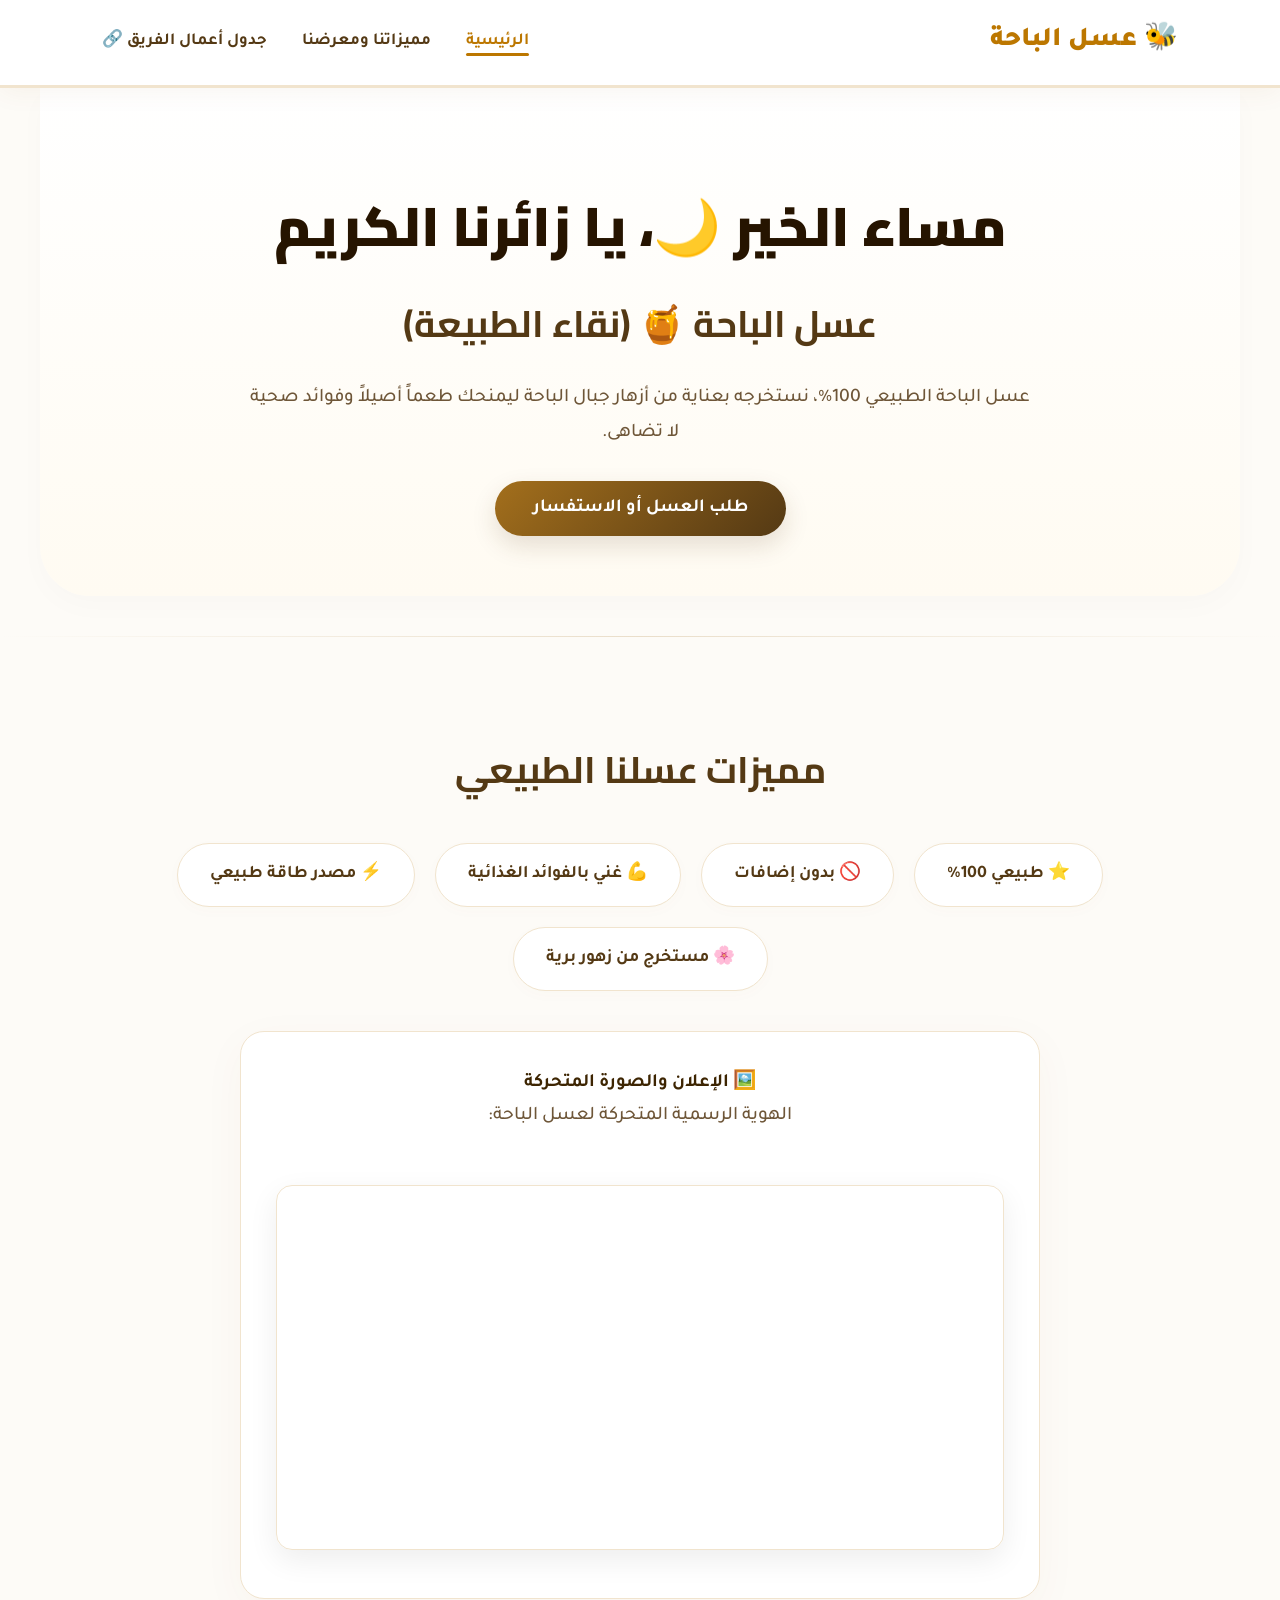
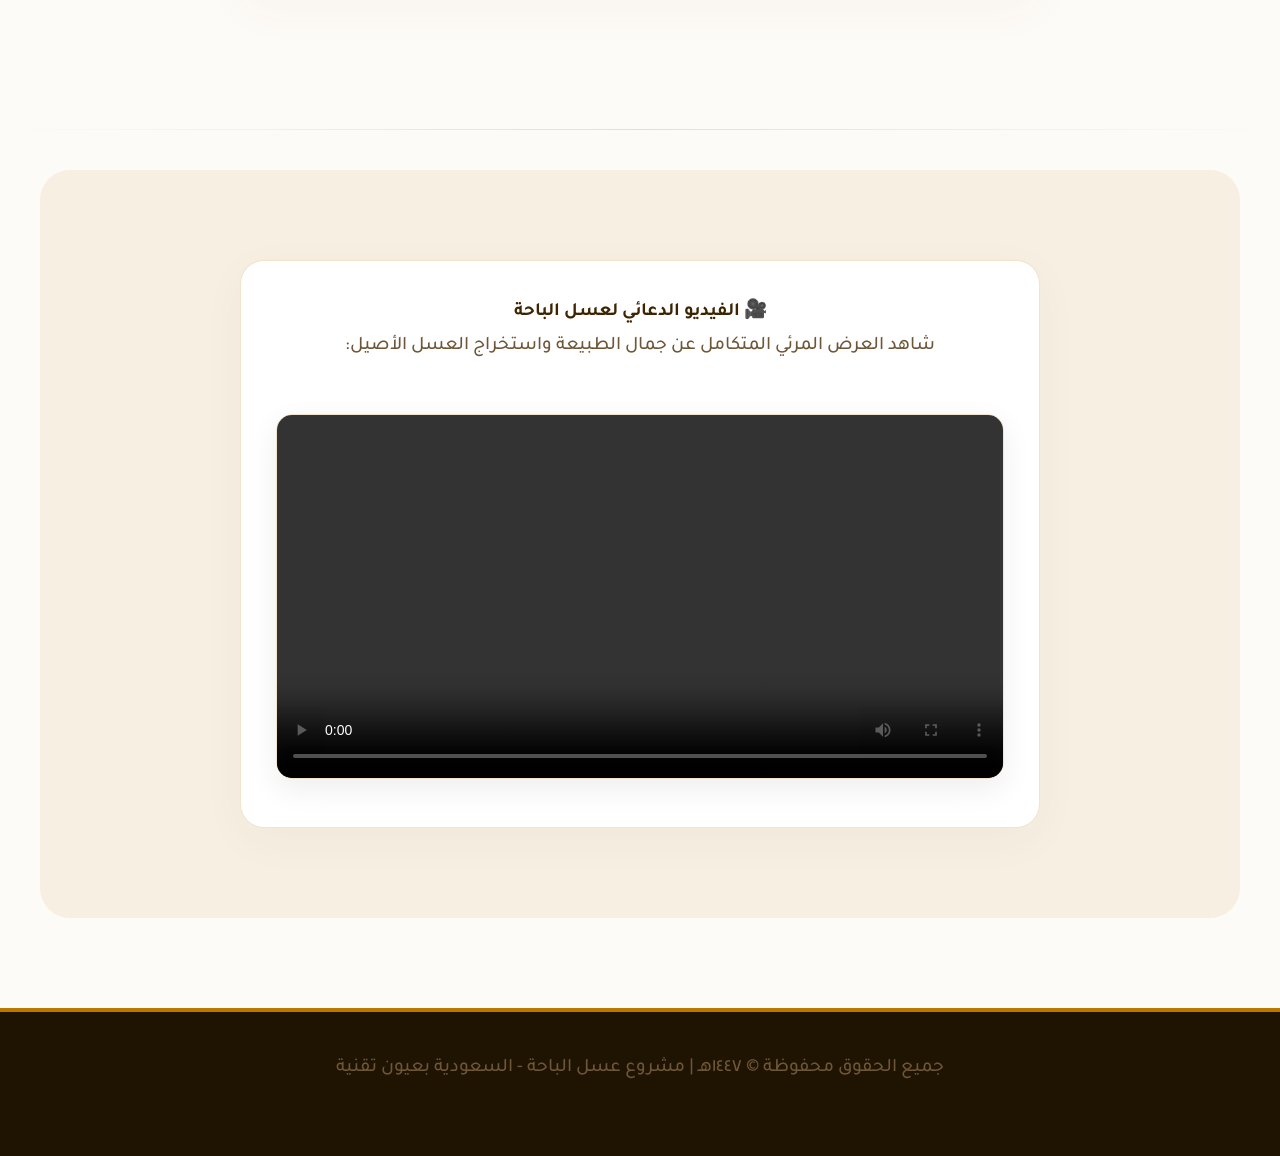
<file: index.html>
<!DOCTYPE html>
<html lang="ar" dir="rtl">
<head>
    <meta charset="UTF-8">
    <meta name="viewport" content="width=device-width, initial-scale=1.0">
    <title>عسل الباحة | نقاء الطبيعة</title>
    <!-- ربط ملف التنسيق CSS -->
    <link rel="stylesheet" href="style.css">
</head>
<body>

    <!-- شريط التنقل وقائمة الهمبرغر -->
    <header>
        <div class="logo">🐝 عسل الباحة</div>
        <button class="hamburger" id="hamburger">&#9776;</button>
        <nav id="nav-menu">
            <ul>
                <li><a href="index.html" class="active">الرئيسية</a></li>
                <li><a href="#products">مميزاتنا ومعرضنا</a></li>
                <li><a href="about.html">جدول أعمال الفريق 🔗</a></li>
            </ul>
        </nav>
    </header>

    <!-- القسم الأول: الرئيسية والترحيب الزمني المخصص -->
    <div class="container section-home" id="home">
        <!-- يتم إدراج الترحيب بالاسم والوقت آلياً عبر الجافا سكريبت -->
        <h1 id="time-greeting">مرحباً بكم</h1>
        <h2>عسل الباحة 🍯 (نقاء الطبيعة)</h2>
        <p>عسل الباحة الطبيعي 100%، نستخرجه بعناية من أزهار جبال الباحة ليمنحك طعماً أصيلاً وفوائد صحية لا تضاهى.</p>
        
        <button id="show-contact-btn" class="btn">طلب العسل أو الاستفسار</button>
        <p id="contact-info" class="contact-text" style="display:none;"></p>
    </div>

    <hr>

    <!-- القسم الثاني: المميزات والمعرض والوسائط -->
    <div class="container section-products" id="products">
        <h2>مميزات عسلنا الطبيعي</h2>
        
        <div class="features-grid">
            <div class="feature-item">⭐ طبيعي 100%</div>
            <div class="feature-item">🚫 بدون إضافات</div>
            <div class="feature-item">💪 غني بالفوائد الغذائية</div>
            <div class="feature-item">⚡ مصدر طاقة طبيعي</div>
            <div class="feature-item">🌸 مستخرج من زهور برية</div>
        </div>

        <div class="media-gallery">
            <h3>🖼️ الإعلان والصورة المتحركة</h3>
            <p>الهوية الرسمية المتحركة لعسل الباحة:</p>
            <video class="promo-video" autoplay loop muted playsinline>
                <source src="https://mkhgirls-my.sharepoint.com/:v:/g/personal/t571596_mkhg_moe_gov_sa/IQDzHtyGHEGbSZvdrUAU7l3lAXGIFeJQlil0kJHycB13Yno?e=piKZS6" type="video/mp4">
                متصفحك لا يدعم تشغيل هذا الفيديو[span_1](start_span)[span_1](end_span).
            </video>
        </div>
    </div>

    <hr>

    <!-- القسم الثالث: الفيديو الدعائي المتكامل -->
    <div class="container section-video" id="video-section">
        <div class="video-container">
            <h3>🎥 الفيديو الدعائي لعسل الباحة</h3>
            <p>شاهد العرض المرئي المتكامل عن جمال الطبيعة واستخراج العسل الأصيل:</p>
            <video class="main-video" controls>
                <source src="https://mkhgirls-my.sharepoint.com/:v:/g/personal/t571596_mkhg_moe_gov_sa/IQDnSF_qxny4RpGhKXGr2CcHAS3hbl9UjulzBWcQ5GQ8MPM?e=c4ZQq4" type="video/mp4">
                متصفحك لا يدعم تشغيل هذا الفيديو[span_2](start_span)[span_2](end_span).
            </video>
        </div>
    </div>

    <footer>
        <p>جميع الحقوق محفوظة © ١٤٤٧هـ | مشروع عسل الباحة - السعودية بعيون تقنية</p>
    </footer>

    <!-- ربط ملف الجافا سكريبت -->
    <script src="script.js"></script>
</body>
</html>
</file>
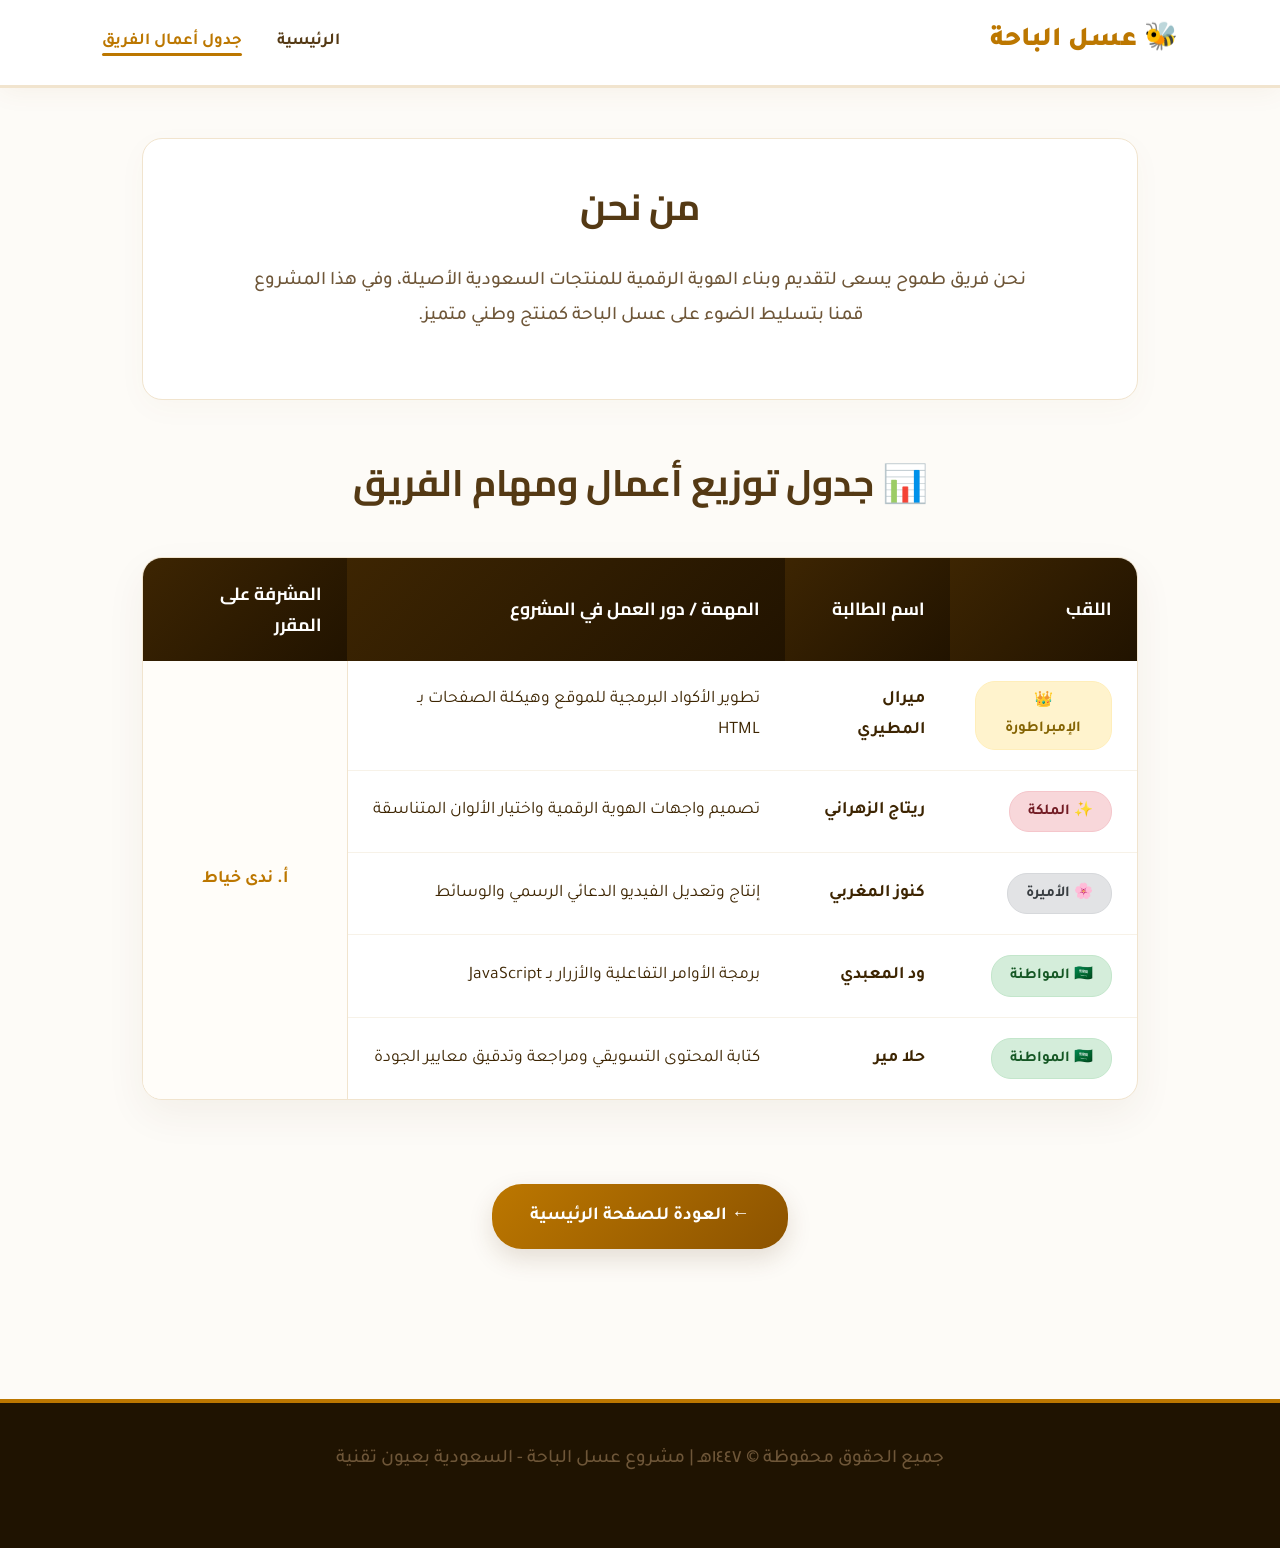
<file: about 2.html>
<!DOCTYPE html>
<html lang="ar" dir="rtl">
<head>
    <meta charset="UTF-8">
    <meta name="viewport" content="width=device-width, initial-scale=1.0">
    <title>جدول أعمال الفريق | عسل الباحة</title>
    <!-- ربط نفس ملف التنسيق CSS لتوحيد الهوية الرقمية للموقع -->
    <link rel="stylesheet" href="style.css">
</head>
<body>

    <!-- شريط التنقل وقائمة الهمبرغر -->
    <header>
        <div class="logo">🐝 عسل الباحة</div>
        <button class="hamburger" id="hamburger">&#9776;</button>
        <nav id="nav-menu">
            <ul>
                <li><a href="index.html">الرئيسية</a></li>
                <li><a href="about.html" class="active">جدول أعمال الفريق</a></li>
            </ul>
        </nav>
    </header>

    <!-- حاوية الجدول المنفصلة الفخمة (من نحن والجدول) -->
    <div class="container section-about">
        <div class="about-card">
            <h2>من نحن</h2>
            <p>نحن فريق طموح يسعى لتقديم وبناء الهوية الرقمية للمنتجات السعودية الأصيلة، وفي هذا المشروع قمنا بتسليط الضوء على عسل الباحة كمنتج وطني متميز.</p>
        </div>
        
        <h2 class="margin-top">📊 جدول توزيع أعمال ومهام الفريق</h2>
        
        <div class="table-wrapper">
            <table>
                <thead>
                    <tr>
                        <th>اللقب</th>
                        <th>اسم الطالبة</th>
                        <th>المهمة / دور العمل في المشروع</th>
                        <th>المشرفة على المقرر</th>
                    </tr>
                </thead>
                <tbody>
                    <tr>
                        <td><span class="badge badge-emperor">👑 الإمبراطورة</span></td>
                        <td><strong> ميرال المطيري</strong></td>
                        <td>تطوير الأكواد البرمجية للموقع وهيكلة الصفحات بـ HTML</td>
                        <td rowspan="5" class="teacher-cell">أ. ندى خياط</td>
                    </tr>
                    <tr>
                        <td><span class="badge badge-queen">✨ الملكة</span></td>
                        <td><strong>ريتاج الزهراني</strong></td>
                        <td>تصميم واجهات الهوية الرقمية واختيار الألوان المتناسقة</td>
                    </tr>
                    <tr>
                        <td><span class="badge badge-princess">🌸 الأميرة</span></td>
                        <td><strong>كنوز المغربي</strong></td>
                        <td>إنتاج وتعديل الفيديو الدعائي الرسمي والوسائط</td>
                    </tr>
                    <tr>
                        <td><span class="badge badge-citizen">🇸🇦 المواطنة</span></td>
                        <td><strong>ود المعبدي</strong></td>
                        <td>برمجة الأوامر التفاعلية والأزرار بـ JavaScript</td>
                    </tr>
                    <tr>
                        <td><span class="badge badge-citizen">🇸🇦 المواطنة</span></td>
                        <td><strong>حلا مير</strong></td>
                        <td>كتابة المحتوى التسويقي ومراجعة وتدقيق معايير الجودة</td>
                    </tr>
                </tbody>
            </table>
        </div>
        
        <br>
        <a href="index.html" class="link-btn">← العودة للصفحة الرئيسية</a>
    </div>

    <footer>
        <p>جميع الحقوق محفوظة © ١٤٤٧هـ | مشروع عسل الباحة - السعودية بعيون تقنية</p>
    </footer>

    <!-- ربط ملف الجافا سكريبت لتشغيل قائمة الهمبرغر تفادياً لأي أخطاء -->
    <script src="script.js"></script>
</body>
</html>
</file>
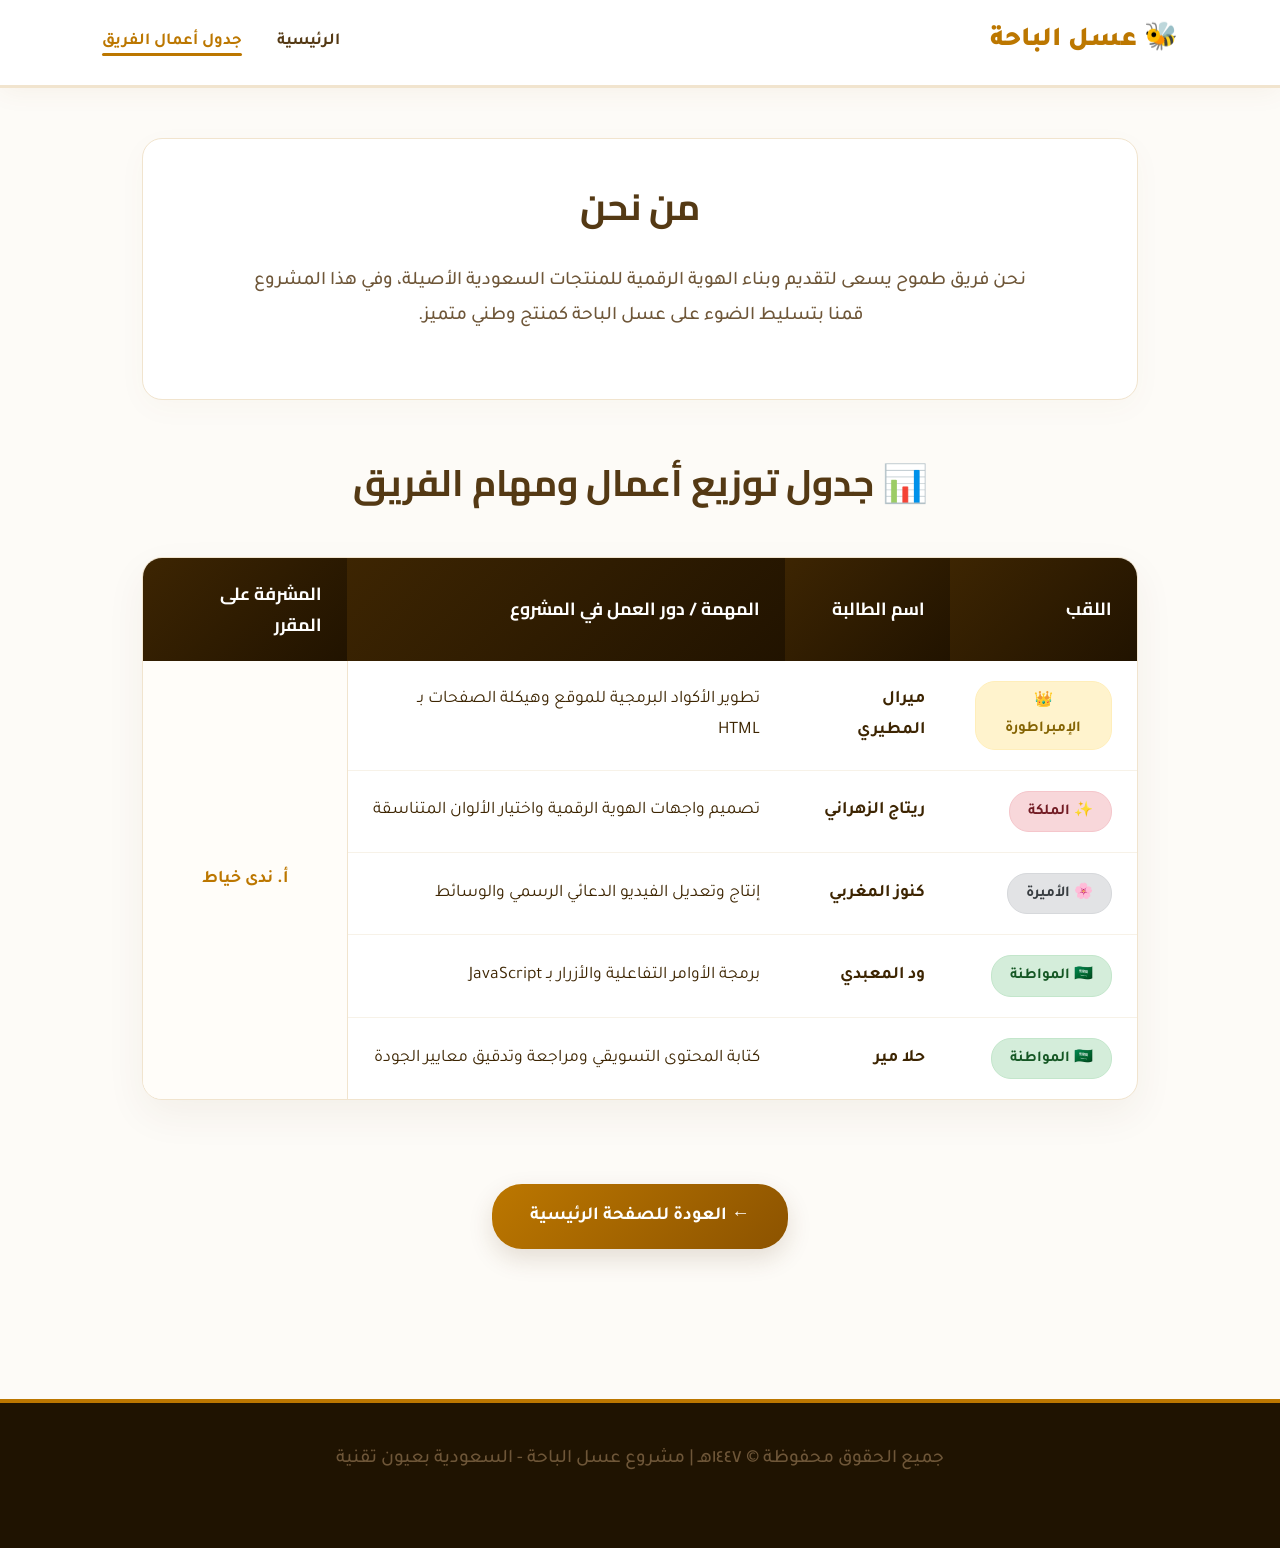
<file: about.html>
<!DOCTYPE html>
<html lang="ar" dir="rtl">
<head>
    <meta charset="UTF-8">
    <meta name="viewport" content="width=device-width, initial-scale=1.0">
    <title>جدول أعمال الفريق | عسل الباحة</title>
    <!-- ربط نفس ملف التنسيق CSS لتوحيد الهوية الرقمية للموقع -->
    <link rel="stylesheet" href="style.css">
</head>
<body>

    <!-- شريط التنقل وقائمة الهمبرغر -->
    <header>
        <div class="logo">🐝 عسل الباحة</div>
        <button class="hamburger" id="hamburger">&#9776;</button>
        <nav id="nav-menu">
            <ul>
                <li><a href="index.html">الرئيسية</a></li>
                <li><a href="about.html" class="active">جدول أعمال الفريق</a></li>
            </ul>
        </nav>
    </header>

    <!-- حاوية الجدول المنفصلة الفخمة (من نحن والجدول) -->
    <div class="container section-about">
        <div class="about-card">
            <h2>من نحن</h2>
            <p>نحن فريق طموح يسعى لتقديم وبناء الهوية الرقمية للمنتجات السعودية الأصيلة، وفي هذا المشروع قمنا بتسليط الضوء على عسل الباحة كمنتج وطني متميز.</p>
        </div>
        
        <h2 class="margin-top">📊 جدول توزيع أعمال ومهام الفريق</h2>
        
        <div class="table-wrapper">
            <table>
                <thead>
                    <tr>
                        <th>اللقب</th>
                        <th>اسم الطالبة</th>
                        <th>المهمة / دور العمل في المشروع</th>
                        <th>المشرفة على المقرر</th>
                    </tr>
                </thead>
                <tbody>
                    <tr>
                        <td><span class="badge badge-emperor">👑 الإمبراطورة</span></td>
                        <td><strong> ميرال المطيري</strong></td>
                        <td>تطوير الأكواد البرمجية للموقع وهيكلة الصفحات بـ HTML</td>
                        <td rowspan="5" class="teacher-cell">أ. ندى خياط</td>
                    </tr>
                    <tr>
                        <td><span class="badge badge-queen">✨ الملكة</span></td>
                        <td><strong>ريتاج الزهراني</strong></td>
                        <td>تصميم واجهات الهوية الرقمية واختيار الألوان المتناسقة</td>
                    </tr>
                    <tr>
                        <td><span class="badge badge-princess">🌸 الأميرة</span></td>
                        <td><strong>كنوز المغربي</strong></td>
                        <td>إنتاج وتعديل الفيديو الدعائي الرسمي والوسائط</td>
                    </tr>
                    <tr>
                        <td><span class="badge badge-citizen">🇸🇦 المواطنة</span></td>
                        <td><strong>ود المعبدي</strong></td>
                        <td>برمجة الأوامر التفاعلية والأزرار بـ JavaScript</td>
                    </tr>
                    <tr>
                        <td><span class="badge badge-citizen">🇸🇦 المواطنة</span></td>
                        <td><strong>حلا مير</strong></td>
                        <td>كتابة المحتوى التسويقي ومراجعة وتدقيق معايير الجودة</td>
                    </tr>
                </tbody>
            </table>
        </div>
        
        <br>
        <a href="index.html" class="link-btn">← العودة للصفحة الرئيسية</a>
    </div>

    <footer>
        <p>جميع الحقوق محفوظة © ١٤٤٧هـ | مشروع عسل الباحة - السعودية بعيون تقنية</p>
    </footer>

    <!-- ربط ملف الجافا سكريبت لتشغيل قائمة الهمبرغر تفادياً لأي أخطاء -->
    <script src="script.js"></script>
</body>
</html>
</file>
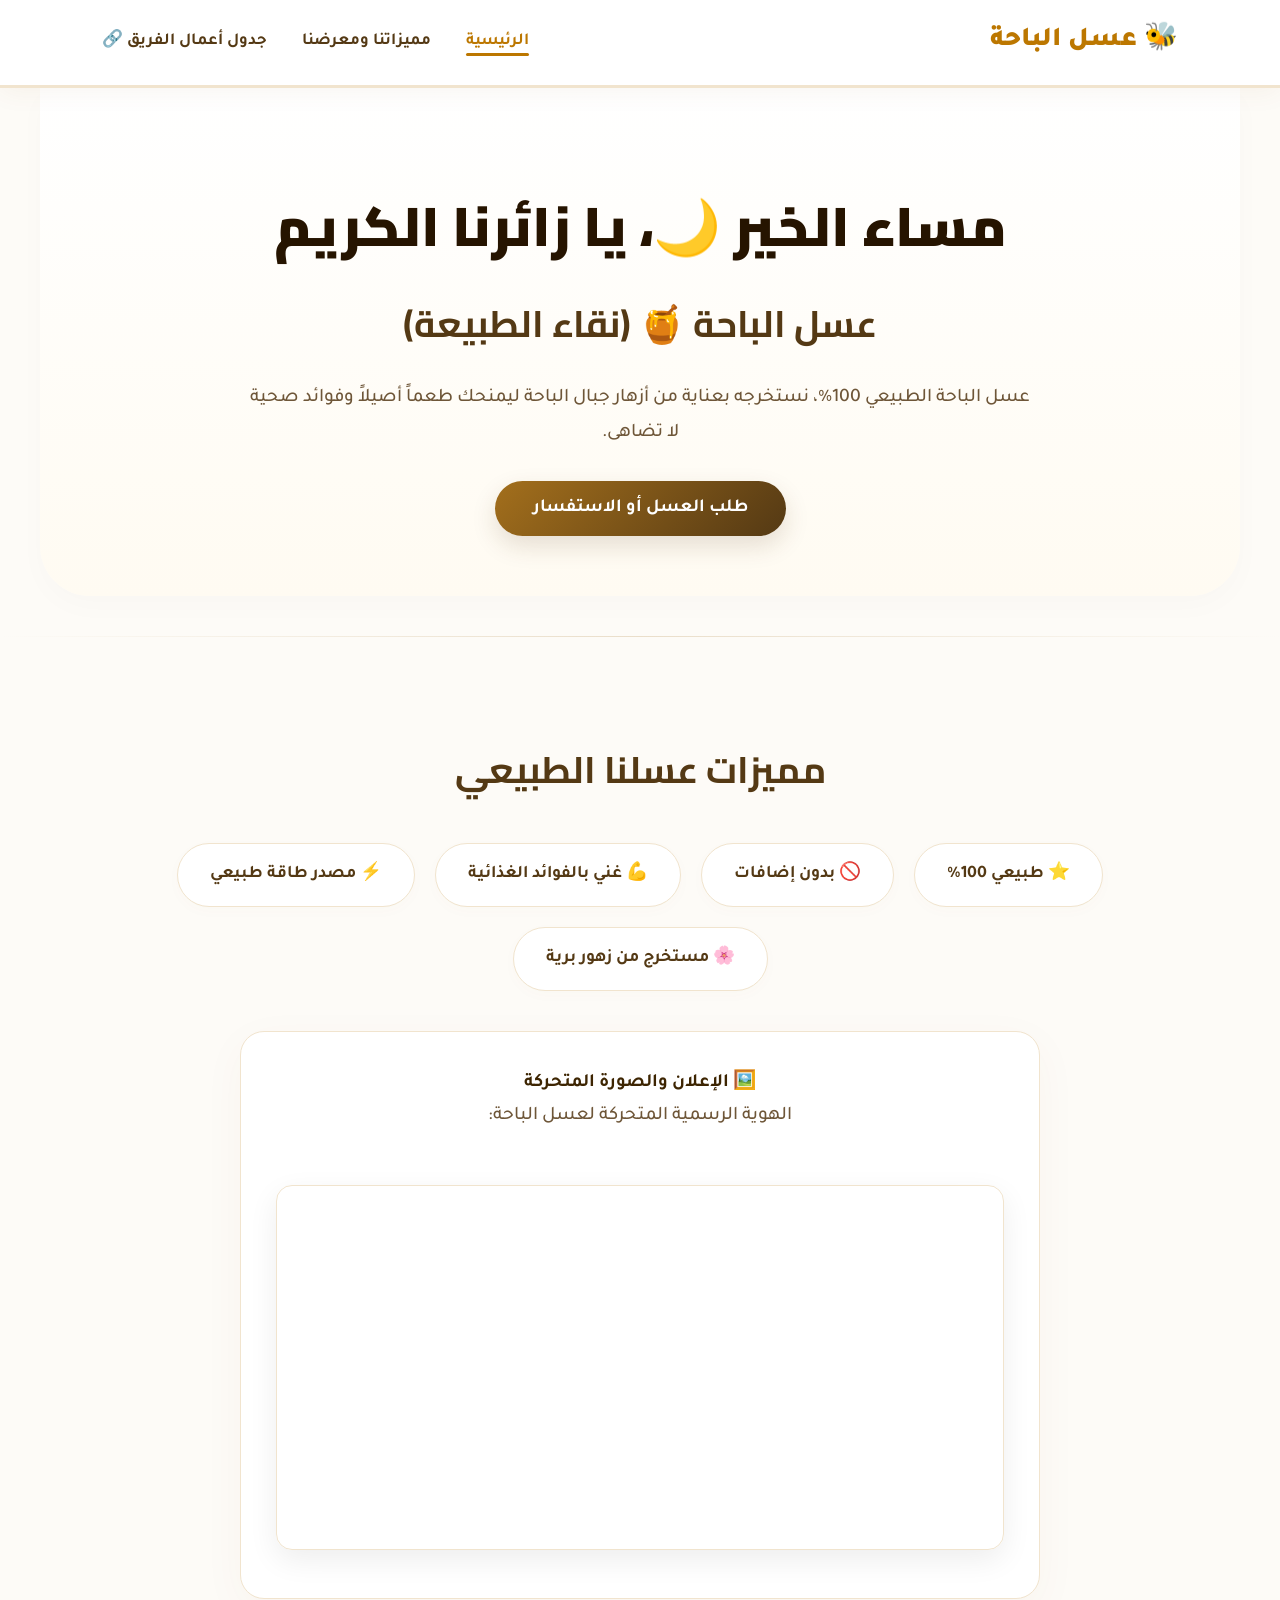
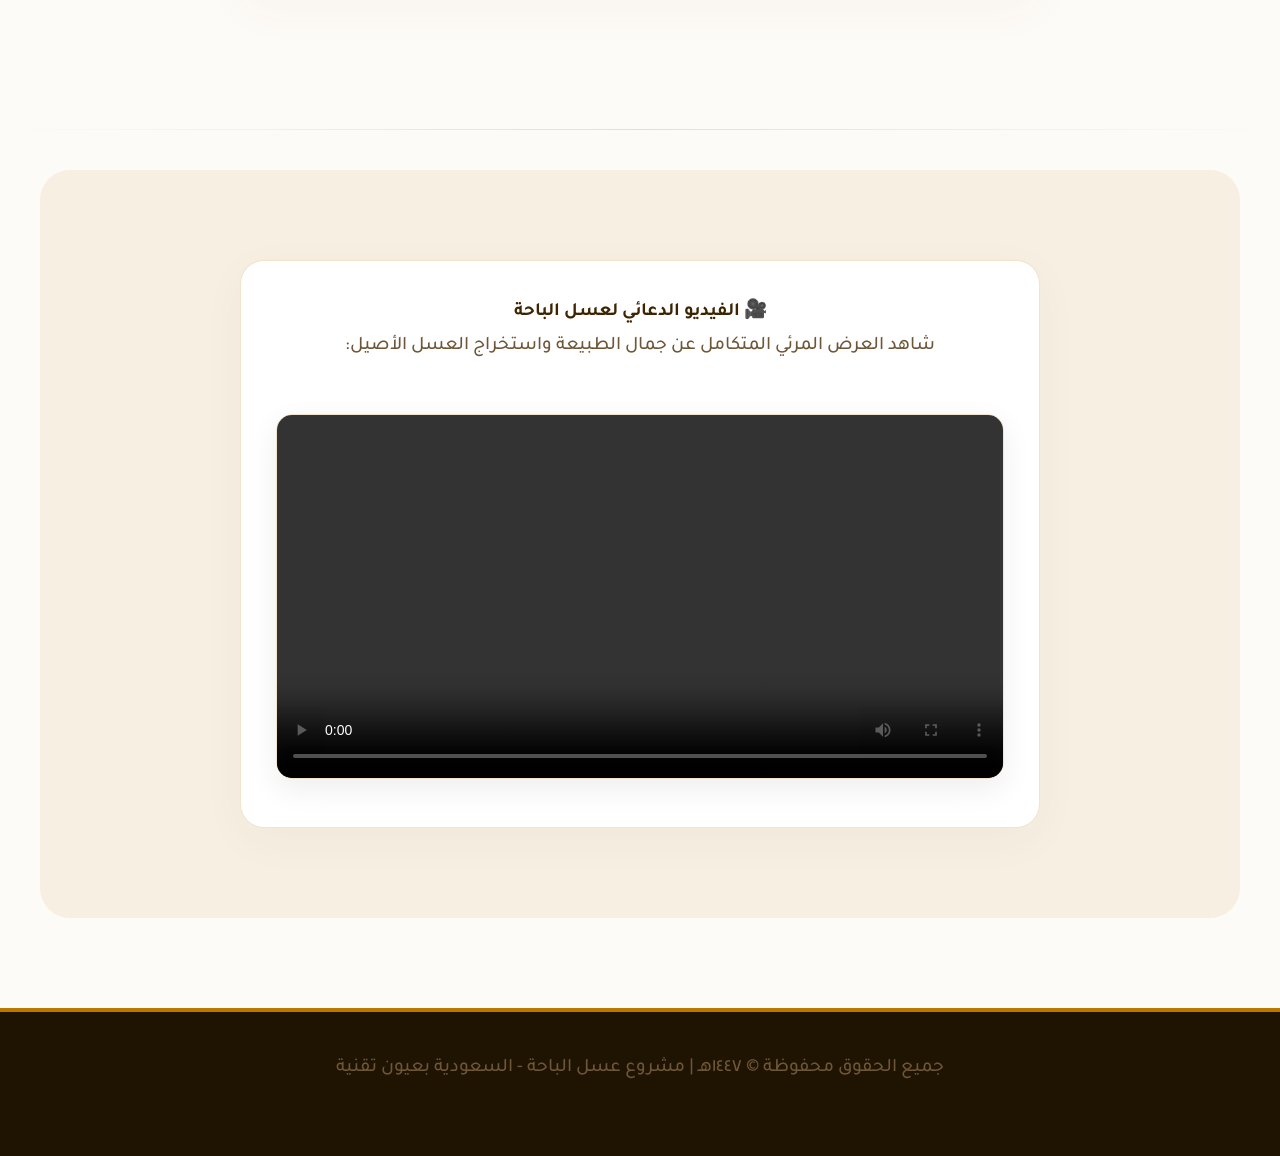
<file: index 2.html>
<!DOCTYPE html>
<html lang="ar" dir="rtl">
<head>
    <meta charset="UTF-8">
    <meta name="viewport" content="width=device-width, initial-scale=1.0">
    <title>عسل الباحة | نقاء الطبيعة</title>
    <!-- ربط ملف التنسيق CSS -->
    <link rel="stylesheet" href="style.css">
</head>
<body>

    <!-- شريط التنقل وقائمة الهمبرغر -->
    <header>
        <div class="logo">🐝 عسل الباحة</div>
        <button class="hamburger" id="hamburger">&#9776;</button>
        <nav id="nav-menu">
            <ul>
                <li><a href="index.html" class="active">الرئيسية</a></li>
                <li><a href="#products">مميزاتنا ومعرضنا</a></li>
                <li><a href="about.html">جدول أعمال الفريق 🔗</a></li>
            </ul>
        </nav>
    </header>

    <!-- القسم الأول: الرئيسية والترحيب الزمني المخصص -->
    <div class="container section-home" id="home">
        <!-- يتم إدراج الترحيب بالاسم والوقت آلياً عبر الجافا سكريبت -->
        <h1 id="time-greeting">مرحباً بكم</h1>
        <h2>عسل الباحة 🍯 (نقاء الطبيعة)</h2>
        <p>عسل الباحة الطبيعي 100%، نستخرجه بعناية من أزهار جبال الباحة ليمنحك طعماً أصيلاً وفوائد صحية لا تضاهى.</p>
        
        <button id="show-contact-btn" class="btn">طلب العسل أو الاستفسار</button>
        <p id="contact-info" class="contact-text" style="display:none;"></p>
    </div>

    <hr>

    <!-- القسم الثاني: المميزات والمعرض والوسائط -->
    <div class="container section-products" id="products">
        <h2>مميزات عسلنا الطبيعي</h2>
        
        <div class="features-grid">
            <div class="feature-item">⭐ طبيعي 100%</div>
            <div class="feature-item">🚫 بدون إضافات</div>
            <div class="feature-item">💪 غني بالفوائد الغذائية</div>
            <div class="feature-item">⚡ مصدر طاقة طبيعي</div>
            <div class="feature-item">🌸 مستخرج من زهور برية</div>
        </div>

        <div class="media-gallery">
            <h3>🖼️ الإعلان والصورة المتحركة</h3>
            <p>الهوية الرسمية المتحركة لعسل الباحة:</p>
            <video class="promo-video" autoplay loop muted playsinline>
                <source src="https://mkhgirls-my.sharepoint.com/:v:/g/personal/t571596_mkhg_moe_gov_sa/IQDzHtyGHEGbSZvdrUAU7l3lAXGIFeJQlil0kJHycB13Yno?e=piKZS6" type="video/mp4">
                متصفحك لا يدعم تشغيل هذا الفيديو[span_1](start_span)[span_1](end_span).
            </video>
        </div>
    </div>

    <hr>

    <!-- القسم الثالث: الفيديو الدعائي المتكامل -->
    <div class="container section-video" id="video-section">
        <div class="video-container">
            <h3>🎥 الفيديو الدعائي لعسل الباحة</h3>
            <p>شاهد العرض المرئي المتكامل عن جمال الطبيعة واستخراج العسل الأصيل:</p>
            <video class="main-video" controls>
                <source src="https://mkhgirls-my.sharepoint.com/:v:/g/personal/t571596_mkhg_moe_gov_sa/IQDnSF_qxny4RpGhKXGr2CcHAS3hbl9UjulzBWcQ5GQ8MPM?e=c4ZQq4" type="video/mp4">
                متصفحك لا يدعم تشغيل هذا الفيديو[span_2](start_span)[span_2](end_span).
            </video>
        </div>
    </div>

    <footer>
        <p>جميع الحقوق محفوظة © ١٤٤٧هـ | مشروع عسل الباحة - السعودية بعيون تقنية</p>
    </footer>

    <!-- ربط ملف الجافا سكريبت -->
    <script src="script.js"></script>
</body>
</html>
</file>
<file: style.css>
/* استيراد خطوط عربية ملكية ممتازة للواجهات الاحترافية */
@import url('https://fonts.googleapis.com/css2?family=Cairo:wght@400;600;700;900&family=Tajawal:wght@400;500;700;900&display=swap');

* {
    margin: 0;
    padding: 0;
    box-sizing: border-box;
    font-family: 'Tajawal', 'Cairo', sans-serif;
}

body {
    background-color: #fdfbf7; /* لون بيج عاجي مستوحى من الطبيعة وتعبئة العسل */
    color: #3d2502;
    line-height: 1.8;
}

/* التنسيق الفخم لشريط التنقل */
header {
    background-color: #ffffff;
    color: #3d2502;
    display: flex;
    justify-content: space-between;
    align-items: center;
    padding: 18px 8%;
    position: sticky;
    top: 0;
    z-index: 1000;
    box-shadow: 0 4px 25px rgba(140, 83, 0, 0.06);
    border-bottom: 3px solid #f1e4ce;
}

.logo {
    font-size: 1.7rem;
    font-weight: 900;
    color: #bc7700;
}

nav ul {
    display: flex;
    list-style: none;
    align-items: center;
}

nav ul li {
    margin-right: 35px;
}

nav ul li a {
    color: #543914;
    text-decoration: none;
    font-weight: 700;
    font-size: 1.05rem;
    position: relative;
    transition: all 0.3s ease;
}

nav ul li a:hover, nav ul li a.active {
    color: #bc7700;
}

nav ul li a::after {
    content: '';
    position: absolute;
    width: 0;
    height: 3px;
    bottom: -6px;
    right: 0;
    background-color: #bc7700;
    transition: width 0.3s ease;
    border-radius: 2px;
}

nav ul li a:hover::after, nav ul li a.active::after {
    width: 100%;
}

.hamburger {
    display: none;
    font-size: 2rem;
    background: none;
    border: none;
    color: #3d2502;
    cursor: pointer;
}

/* الحاويات وهيكلة الأقسام المتعددة لضمان شروط التقييم */
.container {
    padding: 60px 8%;
    text-align: center;
    max-width: 1200px;
    margin: 0 auto;
}

.section-home { 
    background: linear-gradient(180deg, #ffffff 0%, #fffbf2 100%); 
    border-radius: 0 0 50px 50px; 
    padding-top: 90px;
    box-shadow: 0 10px 30px rgba(0,0,0,0.02);
}
.section-products { background-color: #fdfbf7; }
.section-video { background-color: #f6efe2; border-radius: 30px; margin-bottom: 50px; }
.section-about { padding-top: 50px; }

.about-card {
    background: white;
    padding: 35px;
    border-radius: 20px;
    border: 1px solid #f1e4ce;
    box-shadow: 0 8px 30px rgba(140,83,0,0.03);
    margin-bottom: 40px;
}

h1 { 
    font-family: 'Cairo', sans-serif;
    font-size: 3.4rem; 
    color: #261400; 
    font-weight: 900;
    margin-bottom: 15px; 
}

h2 { 
    font-family: 'Cairo', sans-serif;
    font-size: 2.3rem; 
    color: #543914; 
    font-weight: 700;
    margin-bottom: 25px; 
}

.margin-top { margin-top: 50px; }

p { 
    font-size: 1.2rem; 
    color: #6e5638; 
    max-width: 780px; 
    margin: 0 auto 30px auto;
    font-weight: 500;
}

.features-grid {
    display: flex;
    justify-content: center;
    gap: 20px;
    flex-wrap: wrap;
    margin: 40px auto;
}

.feature-item {
    background-color: #ffffff;
    border: 1px solid #f1e4ce;
    padding: 15px 32px;
    border-radius: 50px;
    font-weight: 700;
    color: #543914;
    font-size: 1.1rem;
    box-shadow: 0 4px 15px rgba(140,83,0,0.02);
    transition: all 0.3s cubic-bezier(0.175, 0.885, 0.32, 1.275);
}

.feature-item:hover {
    transform: translateY(-4px);
    border-color: #d49a3b;
    box-shadow: 0 8px 25px rgba(212, 154, 59, 0.15);
}

hr {
    border: 0;
    height: 1px;
    background: linear-gradient(to right, transparent, #eadeca, transparent);
    margin: 40px 0;
}

/* الأزرار الذهبية والملكية الفاخرة */
.btn, .link-btn {
    background: linear-gradient(135deg, #a36f1c, #543914);
    color: white;
    padding: 16px 38px;
    border: none;
    border-radius: 30px;
    font-size: 1.15rem;
    font-weight: 700;
    cursor: pointer;
    text-decoration: none;
    display: inline-block;
    transition: all 0.4s ease;
    box-shadow: 0 10px 25px rgba(84, 57, 20, 0.15);
}

.link-btn {
    background: linear-gradient(135deg, #bc7700, #8c5300);
    margin-top: 15px;
}

.btn:hover, .link-btn:hover {
    transform: translateY(-3px);
box-shadow: 0 12px 30px rgba(140, 83, 0, 0.3);
}

.contact-text {
    margin-top: 25px;
    font-size: 1.25rem;
    color: #422600;
    background: #fff6e5;
    padding: 18px 35px;
    display: inline-block;
    border-radius: 30px;
    border: 2px dashed #d49a3b;
    font-weight: 700;
    animation: fadeIn 0.5s ease;
}

.media-gallery, .video-container {
    background: #ffffff;
    padding: 35px;
    border-radius: 24px;
    box-shadow: 0 12px 45px rgba(140, 83, 0, 0.04);
    border: 1px solid #f1e4ce;
    max-width: 800px;
    margin: 30px auto;
}

.promo-video, .main-video {
    width: 100%;
    max-height: 460px;
    border-radius: 16px;
    margin-top: 20px;
    box-shadow: 0 10px 30px rgba(0,0,0,0.07);
    object-fit: cover;
    border: 1px solid #f1e4ce;
}

/* تنسيق جدول الأعمال الملكي الفخم للدرجة الكاملة */
.table-wrapper {
    overflow-x: auto;
    margin: 40px auto;
    border-radius: 20px;
    box-shadow: 0 15px 40px rgba(84, 57, 20, 0.06);
    border: 1px solid #f1e4ce;
    max-width: 1050px;
    background: white;
}

table {
    width: 100%;
    border-collapse: collapse;
    text-align: right;
}

th, td {
    padding: 20px 25px;
    font-size: 1.1rem;
}

th {
    background: linear-gradient(135deg, #3d2502 0%, #211300 100%);
    color: #ffffff;
    font-weight: 700;
    font-family: 'Cairo', sans-serif;
}

tr {
    border-bottom: 1px solid #f7f2e8;
    transition: background-color 0.25s ease;
}

tr:last-child {
    border-bottom: none;
}

tr:hover {
    background-color: #fffbf4;
}

.badge {
    display: inline-block;
    padding: 6px 18px;
    border-radius: 20px;
    font-size: 0.95rem;
    font-weight: 700;
    text-align: center;
}

.badge-emperor { background-color: #fff3cd; color: #856404; border: 1px solid #ffeeba; }
.badge-queen { background-color: #f8d7da; color: #721c24; border: 1px solid #f5c6cb; }
.badge-princess { background-color: #e2e3e5; color: #383d41; border: 1px solid #d6d8db; }
.badge-citizen { background-color: #d4edda; color: #155724; border: 1px solid #c3e6cb; }

.teacher-cell {
    background-color: #fffdf9;
    font-weight: 700;
    color: #bc7700;
    vertical-align: middle;
    text-align: center;
    border-right: 1px solid #f1e4ce;
}

footer {
    background-color: #1f1301;
    color: #e6dcce;
    text-align: center;
    padding: 40px;
    margin-top: 90px;
    font-size: 1rem;
    font-weight: 500;
    border-top: 4px solid #bc7700;
}

@keyframes fadeIn {
    from { opacity: 0; transform: translateY(10px); }
    to { opacity: 1; transform: translateY(0); }
}

/* الاستعلامات الإعلامية الخاصة بالتوافق مع الهواتف الذكية والأيباد */
@media (max-width: 768px) {
    header { padding: 15px 5%; }
    nav ul {
        display: none;
        flex-direction: column;
        width: 100%;
        position: absolute;
        top: 75px;
        right: 0;
        background-color: #ffffff;
        padding: 30px;
        box-shadow: 0 10px 25px rgba(0,0,0,0.08);
        border-bottom: 3px solid #f1e4ce;
    }
    nav ul.show { display: flex; }
    nav ul li { margin: 15px 0; text-align: center; margin-right: 0; }
    .hamburger { display: block; }
    h1 { font-size: 2.4rem; }
    h2 { font-size: 1.7rem; }
    th, td { padding: 14px 15px; font-size: 1rem; }
    .container { padding: 40px 5%; }
}
</file>
